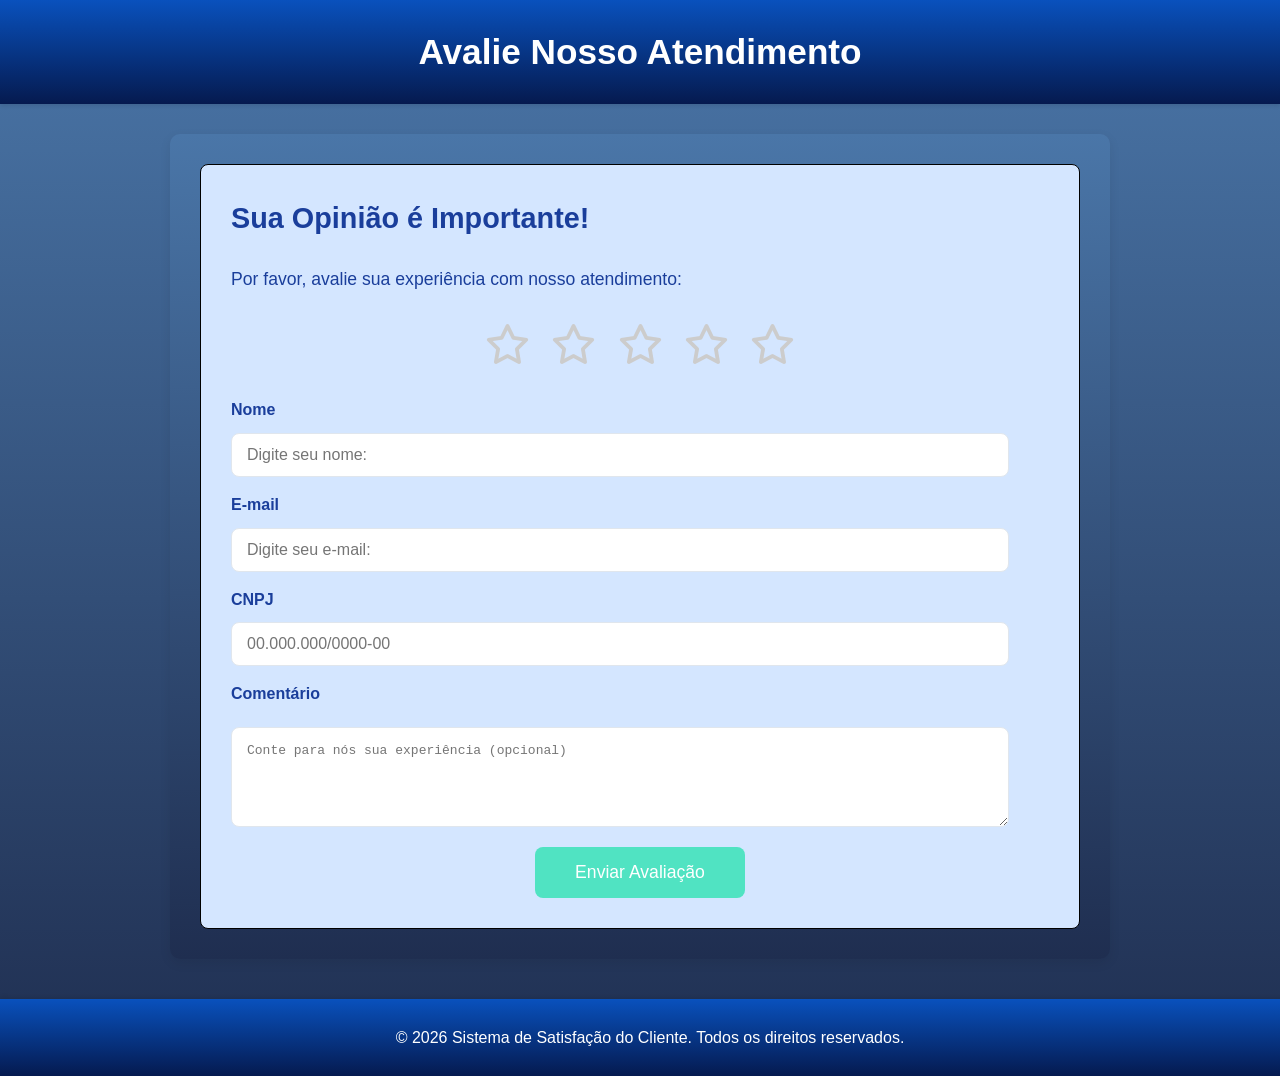
<file: Projeto-TCC-main/Projeto-TCC-main/prototipo alternativo/index.html>
<!DOCTYPE html>
<html lang="pt-BR">
<head>
    <meta charset="UTF-8">
    <meta name="viewport" content="width=device-width, initial-scale=1.0">
    <title>Sistema de Satisfação do Cliente</title>
    <link rel="stylesheet" href="style.css">
    <link rel="stylesheet" href="https://cdnjs.cloudflare.com/ajax/libs/font-awesome/6.0.0-beta3/css/all.min.css">
</head>
<body>
    <header>
        <h1>Avalie Nosso Atendimento</h1>
    </header>

    
    <main>
        <!-- Seção de feedback do usuário -->
        <section id="feedback-section">
            <h2>Sua Opinião é Importante!</h2>
            <p>Por favor, avalie sua experiência com nosso atendimento:</p>

            <!-- Formulário principal de satisfação. O atributo novalidate evita
                 a validação nativa do navegador para permitir controle total via JavaScript. -->
            <form id="satisfaction-form" novalidate>
                <!-- Seleção de avaliação por estrelas -->
                <div class="rating-stars">
                    <i class="far fa-star" data-rating="1"></i>
                    <i class="far fa-star" data-rating="2"></i>
                    <i class="far fa-star" data-rating="3"></i>
                    <i class="far fa-star" data-rating="4"></i>
                    <i class="far fa-star" data-rating="5"></i>
                </div>

                <!-- Campos de entrada obrigatórios -->
                <div class="form-group">
                    <label for="nome">Nome</label>
                    <input type="text" id="nome" name="nome" placeholder="Digite seu nome:" required>
                </div>
                <div class="form-group">
                    <label for="email">E-mail</label>
                    <input type="email" id="email" name="email" placeholder="Digite seu e-mail:" required>
                </div>
                <div class="form-group">
                    <label for="cnpj">CNPJ</label>
                    <input type="text" id="cnpj" name="cnpj" placeholder="00.000.000/0000-00" required>
                </div>

                <!-- Comentário opcional -->
                <div class="form-group">
                    <label for="comments">Comentário</label>
                    <textarea id="comments" name="comments" placeholder="Conte para nós sua experiência (opcional)"></textarea>
                </div>

                <!-- Botão de envio do formulário -->
                <button type="submit" id="submit-rating">Enviar Avaliação</button>
            </form>
        </section>

        <p id="form-message" class="hidden"></p>
        
        <!--seção de resultados de satisfação-->
        <section id="dashboard" class="hidden">
            <h2>Resultados da Satisfação</h2>
            <div class="dashboard-metrics">
                <div class="metric-card">
                    <h3>Avaliação Média</h3>
                    <p id="average-rating">--</p>
                </div>
                <div class="metric-card">
                    <h3>Total de Avaliações</h3>
                    <p id="total-ratings">--</p>
                </div>
            </div>
            <h3>Comentários Recentes</h3>
            <ul id="recent-comments"></ul>
            <h3>Todos os Feedbacks</h3>
            <div id="all-feedbacks" class="feedback-list"></div>
        </section>
    </main>

    <!-- parte do rodape-->
    <footer>
        <p>&copy; 2026 Sistema de Satisfação do Cliente. Todos os direitos reservados.</p>
    </footer>

    <script src="script.js"></script>
</body>
</html>
</file>
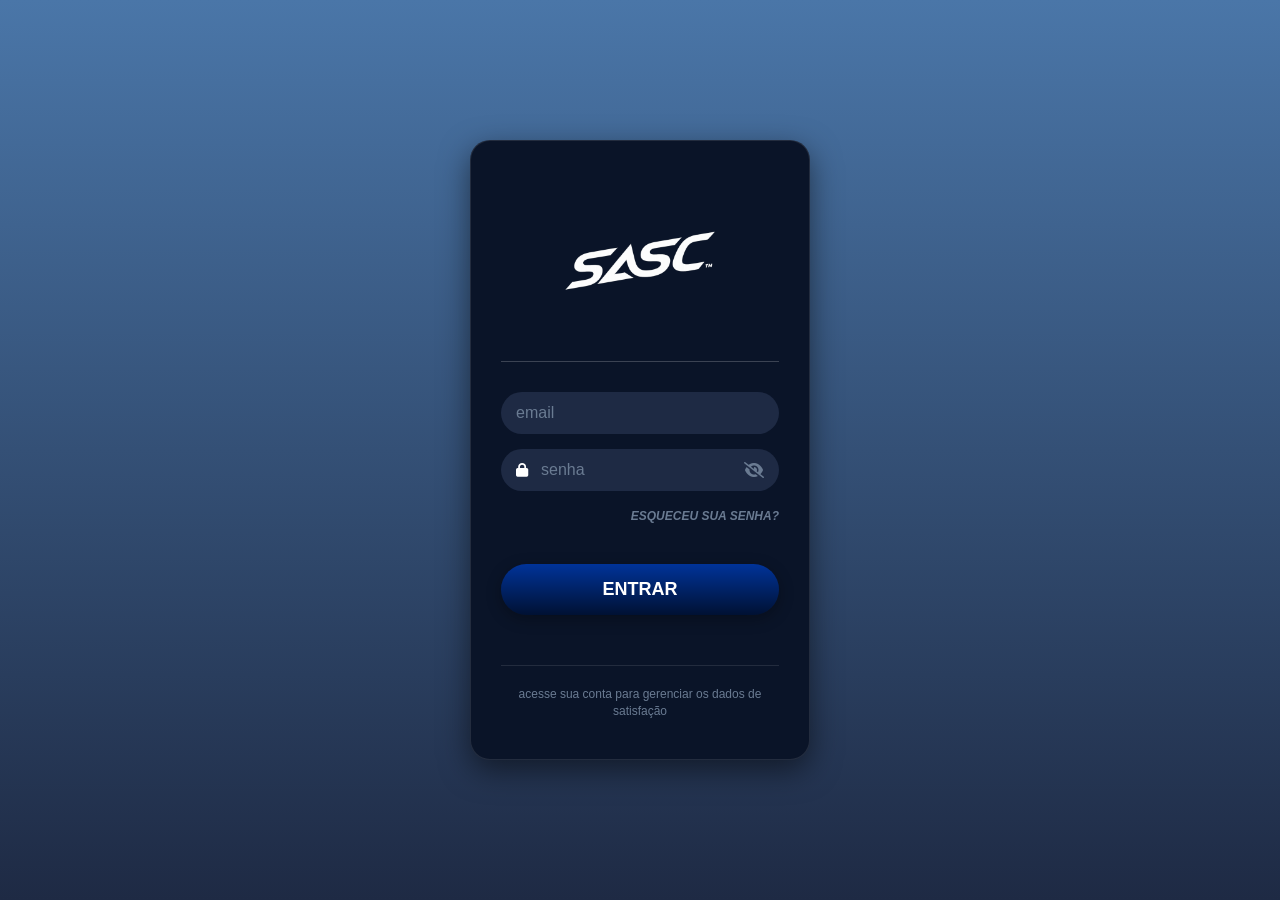
<file: Projeto-TCC-main/Projeto-TCC-main/TCC frontend/código/login.html>
<!DOCTYPE html>
<html lang="pt-BR">
<head>
    <meta charset="UTF-8">
    <meta name="viewport" content="width=device-width, initial-scale=1.0">
    <title>SASC Login</title>

    <link rel="stylesheet" href="css/styleslogin.css">

    <link rel="stylesheet"
          href="https://cdnjs.cloudflare.com/ajax/libs/font-awesome/6.5.1/css/all.min.css">
</head>

<body>
    <div class="container">
        <div class="login-card">
            <div class="header">
                <div class="logo-container">
                    <img src="imagens/SASC_TM_png.png" alt="SASC Logo" class="main-logo" width="200">
                </div>
            </div>

            <form id="loginForm">
                <div class="input-group">
                    <input type="email" placeholder="email" required>
                </div>

                <div class="input-group">
                    <i class="fas fa-lock prefix-icon"></i>
                    <input type="password" id="password" placeholder="senha" required>
                    <i class="fas fa-eye-slash toggle-password" id="togglePassword"></i>
                </div>

                <div class="forgot-password">
                    <a href="#">ESQUECEU SUA SENHA?</a>
                </div>

               <button type="submit" class="btn-entrar">ENTRAR
               </button>

            </form>

            <div class="footer-text">
                acesse sua conta para gerenciar os dados de satisfação
            </div>
        </div>
    </div>

    <script src="javascript/scriptlogin.js"></script>
</body>
</html>
</file>
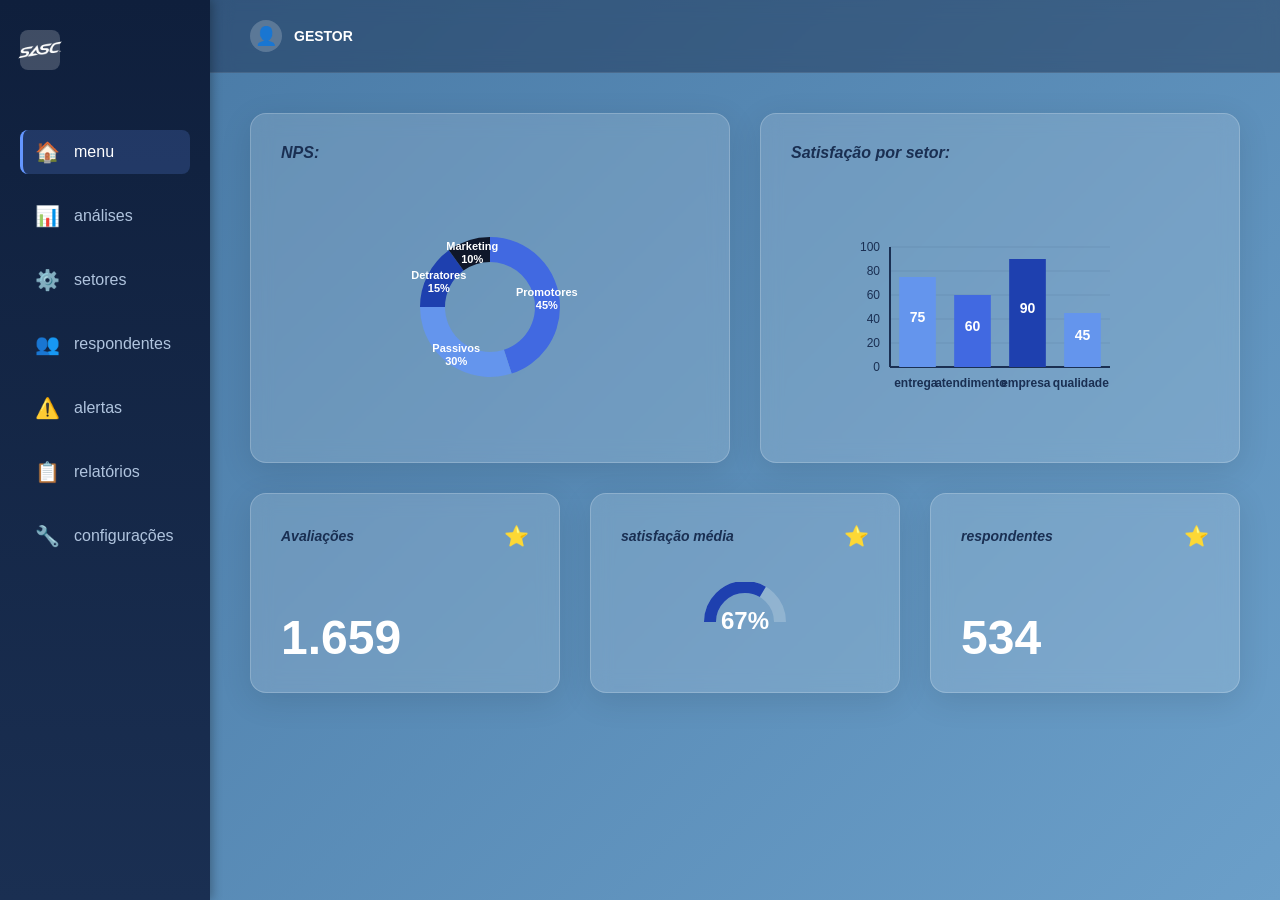
<file: Projeto-TCC-main/Projeto-TCC-main/TCC frontend/código/menu.html>
<!DOCTYPE html>
<html lang="pt-BR">
<head>
    <meta charset="UTF-8">
    <meta name="viewport" content="width=device-width, initial-scale=1.0">
    <title>ASC Dashboard</title>
    <link rel="stylesheet" href="css/stylesmenu.css">
</head>
<body>
    <div class="container">
        <!-- SIDEBAR -->
        <aside class="sidebar">
            <div class="logo">
                <div class="logo-icon">
                    <img src="imagens/SASC_TM_png.png" alt="SASC Logo" class="main-logo" width="70">
                    
                </div>
            </div>

            <nav class="nav-menu">
                <div class="nav-item active">
                    <div class="nav-icon">🏠</div>
                    <span>menu</span>
                </div>
                <div class="nav-item">
                    <div class="nav-icon">📊</div>
                    <span>análises</span>
                </div>
                <div class="nav-item">
                    <div class="nav-icon">⚙️</div>
                    <span>setores</span>
                </div>
                <div class="nav-item">
                    <div class="nav-icon">👥</div>
                    <span>respondentes</span>
                </div>
                <div class="nav-item">
                    <div class="nav-icon">⚠️</div>
                    <span>alertas</span>
                </div>
                <div class="nav-item">
                    <div class="nav-icon">📋</div>
                    <span>relatórios</span>
                </div>
                <div class="nav-item">
                    <div class="nav-icon">🔧</div>
                    <span>configurações</span>
                </div>
            </nav>
        </aside>

        <!-- MAIN CONTENT -->
        <div class="main-content">
            <!-- HEADER -->
            <header class="header">
                <div class="header-right">
                    <div class="user-profile">
                        <div class="user-icon">👤</div>
                        <span>GESTOR</span>
                    </div>
                </div>
            </header>

            <!-- CONTENT -->
            <div class="content">
                <!-- CHARTS ROW -->
                <div class="dashboard-grid">
                    <!-- NPS CARD -->
                    <div class="card">
                        <h2 class="card-title">NPS:</h2>
                        <div class="chart-container">
                            <canvas id="npsChart" width="200" height="200"></canvas>
                        </div>
                    </div>

                    <!-- SATISFAÇÃO POR SETOR CARD -->
                    <div class="card">
                        <h2 class="card-title">Satisfação por setor:</h2>
                        <div class="chart-container">
                            <canvas id="satisfacaoChart" width="300" height="200"></canvas>
                        </div>
                    </div>
                </div>

                <!-- METRICS ROW -->
                <div class="metrics-row">
                    <!-- AVALIAÇÕES -->
                    <div class="metric-card">
                        <div class="metric-header">
                            <h3 class="metric-title">Avaliações</h3>
                            <div class="star-icon">⭐</div>
                        </div>
                        <div class="metric-value">1.659</div>
                    </div>

                    <!-- SATISFAÇÃO MÉDIA -->
                    <div class="metric-card">
                        <div class="metric-header">
                            <h3 class="metric-title">satisfação média</h3>
                            <div class="star-icon">⭐</div>
                        </div>
                        <div class="metric-gauge">
                            <canvas id="gaugeChart" width="150" height="80"></canvas>
                        </div>
                    </div>

                    <!-- RESPONDENTES -->
                    <div class="metric-card">
                        <div class="metric-header">
                            <h3 class="metric-title">respondentes</h3>
                            <div class="star-icon">⭐</div>
                        </div>
                        <div class="metric-value">534</div>
                    </div>
                </div>
            </div>
        </div>
    </div>

    <script src="javascript/scriptmenu.js"></script>
</body>
</html>
</file>
<file: Projeto-TCC-main/Projeto-TCC-main/prototipo alternativo/style.css>
/* Base page styling */
body {
    font-family: 'Segoe UI', Tahoma, Geneva, Verdana, sans-serif;
    margin: 0;
    padding: 0;
    background: linear-gradient(180deg, #4a76a8 0%, #1f2e50 100%);
    color: #1a3e9b;
    line-height: 1.6;
    min-height: 100vh;
}

/* Header section styling */
header {
    background: linear-gradient(180deg, #0951bd 0%, #051a4f 100%);
    color: #fff;
    padding: 1.5em 0;
    text-align: center;
    box-shadow: 0 2px 4px rgba(0, 0, 0, 0.1);
}

header h1 {
    margin: 0;
    font-size: 2.2em;
}

/* Main content wrapper with center alignment and card effect */
main {
    padding: 20px;
    max-width: 900px;
    margin: 30px auto;
    background: linear-gradient(180deg, #4a76a8 0%, #1f2e50 100%);
    border-radius: 10px;
    box-shadow: 0 4px 12px rgba(0, 0, 0, 0.08);
}

/* Section wrapper styling used for form and dashboard panels */
section {
    margin-bottom: 10px;
    margin-top: 10px;
    margin-left: 10px;
    margin-right: 10px;
    padding: 30px;
    border: 1px solid #000000;
    border-radius: 8px;
    background-color: #d4e6ff;
    color: #1a3e9b;
}

section h2 {
    color: #1a3e9b;
    margin-top: 0;
    font-size: 1.8em;
}

section p {
    font-size: 1.1em;
    margin-bottom: 15px;
}

/* Satisfaction Form Styling */
#satisfaction-form {
    text-align: center;
}

/* Star rating row styling */
.rating-stars {
    font-size: 2.5em;
    color: #ccc;
    margin: 20px 0;
    cursor: pointer;
}

.rating-stars i {
    margin: 0 5px;
    transition: color 0.2s ease-in-out;
}

/* Filled stars use a bold yellow color */
.rating-stars i.fas {
    color: #f8e71c;
}

/* Hover effect for stars */
.rating-stars i:hover,
.rating-stars i.hovered {
    color: #f8e71c;
}

/* Form field layout */
.form-group {
    display: flex;
    flex-direction: column;
    align-items: stretch;
    gap: 10px;
    text-align: left;
    margin-top: 15px;
}

.form-group label {
    font-weight: bold;
    color: #1a3e9b;
}

/* Input styling for text fields */
.form-group input {
    width: calc(100% - 40px);
    padding: 12px 15px;
    border: 1px solid #e0e6ed;
    border-radius: 8px;
    font-size: 1em;
    color: #1a3e9b;
    background-color: #fff;
    box-sizing: border-box;
}

.form-group input:focus {
    border-color: #50e3c2;
    outline: none;
    box-shadow: 0 0 5px rgba(80, 227, 194, 0.5);
}

/* Textarea styling for comments */
textarea {
    width: calc(100% - 40px);
    padding: 15px;
    margin-top: 10px;
    border: 1px solid #e0e6ed;
    border-radius: 8px;
    background-color: #fff;
    color: #1a3e9b;
    box-sizing: border-box;
    min-height: 100px;
    font-size: 1em;
    resize: vertical;
}

textarea:focus {
    border-color: #50e3c2;
    outline: none;
    box-shadow: 0 0 5px rgba(80, 227, 194, 0.5);
}

/* Submit button styling */
button#submit-rating {
    background-color: #50e3c2;
    color: #fff;
    border: none;
    padding: 15px 40px;
    border-radius: 8px;
    cursor: pointer;
    font-size: 1.1em;
    margin-top: 20px;
    transition: background-color 0.3s ease;
}

button#submit-rating:hover {
    background-color: #3cc7a6;
}

/* Feedback message box */
#form-message {
    margin: 20px auto;
    padding: 15px;
    border-radius: 8px;
    text-align: center;
    font-weight: bold;
    max-width: 80%;
}

#form-message.success {
    background-color: #d4edda;
    color: #155724;
    border: 1px solid #c3e6cb;
}

#form-message.error {
    background-color: #f8d7da;
    color: #721c24;
    border: 1px solid #f5c6cb;
}

#form-message.hidden {
    display: none;
}

/* Dashboard section hidden by default until JavaScript mostra */
#dashboard {
    display: none;
}

#dashboard.visible {
    display: block;
}

/* Dashboard metric cards layout */
.dashboard-metrics {
    display: flex;
    justify-content: space-around;
    margin-bottom: 30px;
    flex-wrap: wrap;
}

.metric-card {
    background-color: #f0f8ff;
    border: 1px solid #d0e6fb;
    border-radius: 8px;
    padding: 20px;
    text-align: center;
    min-width: 200px;
    margin: 10px;
    flex: 1;
    box-shadow: 0 2px 8px rgba(0, 0, 0, 0.05);
}

.metric-card h3 {
    color: #4a90e2;
    font-size: 1.3em;
    margin-top: 0;
}

.metric-card p {
    font-size: 2em;
    font-weight: bold;
    color: #333;
    margin: 10px 0 0;
}

/* Recent comments list styling */
#recent-comments {
    list-style: none;
    padding: 0;
}

#recent-comments li {
    background-color: #fdfdfd;
    border: 1px solid #e0e6ed;
    border-radius: 8px;
    padding: 15px;
    margin-bottom: 10px;
    font-size: 0.95em;
    color: #555;
}

/* Lista de feedbacks completos exibidos no dashboard */
.feedback-list {
    display: grid;
    gap: 16px;
    margin-top: 20px;
}

.feedback-card {
    background-color: #ffffff;
    border: 1px solid #dfe6f2;
    border-radius: 10px;
    padding: 18px;
    box-shadow: 0 1px 6px rgba(0, 0, 0, 0.04);
    color: #24385b;
    font-size: 0.95em;
    line-height: 1.5;
}

.feedback-card strong {
    display: block;
    margin-bottom: 8px;
    color: #1a3e9b;
}

/* Footer styling */
footer {
    text-align: center;
    padding: 10px;
    background: linear-gradient(180deg, #0951bd 0%, #051a4f 100%);
    color: #fff;
    margin-top: 40px;
    box-shadow: 0 -2px 4px rgba(0, 0, 0, 0.1);
    position: static;
    bottom: 0;
    left: 0;
    width: 100%;
}

/* Classe utilitária para esconder elementos. */
.hidden {
    display: none !important;
}

/* Responsive adjustments para telas menores */
@media (max-width: 768px) {
    header h1 {
        font-size: 1.8em;
    }

    main {
        margin: 20px;
        padding: 15px;
    }

    section {
        padding: 20px;
    }

    .rating-stars {
        font-size: 2em;
    }

    .dashboard-metrics {
        flex-direction: column;
    }

    .metric-card {
        margin: 10px 0;
        min-width: unset;
        width: 100%;
    }

    textarea {
        width: calc(100% - 30px);
    }
}

@media (max-width: 480px) {
    header h1 {
        font-size: 1.5em;
    }

    section h2 {
        font-size: 1.5em;
    }

    button#submit-rating {
        padding: 10px 20px;
        font-size: 1em;
    }

    .rating-stars {
        font-size: 1.8em;
    }
}
</file>
<file: Projeto-TCC-main/Projeto-TCC-main/TCC frontend/código/css/styleslogin.css>
* {
    margin: 0;
    padding: 0;
    box-sizing: border-box;
    font-family: 'Segoe UI', Tahoma, Geneva, Verdana, sans-serif;
}

body {
    height: 100vh;
    display: flex;
    justify-content: center;
    align-items: center;
    background: linear-gradient(180deg, #4a76a8 0%, #1e2a44 100%);
}

.container {
    width: 100%;
    max-width: 380px;
    padding: 20px;
}

.login-card {
    background-color: #0a1428;
    border-radius: 20px;
    padding: 40px 30px;
    box-shadow: 0 10px 30px rgba(0, 0, 0, 0.5);
    text-align: center;
    border: 1px solid rgba(255, 255, 255, 0.1);
}

.header {
    margin-bottom: 30px;
}

.logo-container {
    margin-bottom: 30px;
    padding-bottom: 20px;
    border-bottom: 1px solid rgba(255, 255, 255, 0.2);
}

.main-logo {
    width: 240px;
    max-width: 100%;
    height: auto;
    display: block;
    margin: 0 auto;

    

    /* Remova esta linha se a logo já estiver branca */
}

.input-group {
    position: relative;
    margin-bottom: 15px;
}

.input-group input {
    width: 100%;
    padding: 12px 15px;
    background-color: #1e2a44;
    border: none;
    border-radius: 25px;
    color: #ffffff;
    font-size: 16px;
    outline: none;
}

.input-group input::placeholder {
    color: #6a7b92;
}

.input-group .prefix-icon {
    position: absolute;
    left: 15px;
    top: 50%;
    transform: translateY(-50%);
    color: #ffffff;
    font-size: 14px;
}

.input-group input[type="password"] {
    padding-left: 40px;
    padding-right: 40px;
}

.toggle-password {
    position: absolute;
    right: 15px;
    top: 50%;
    transform: translateY(-50%);
    color: #6a7b92;
    cursor: pointer;
}

.forgot-password {
    text-align: right;
    margin-bottom: 40px;
}

.forgot-password a {
    color: #6a7b92;
    text-decoration: none;
    font-size: 12px;
    font-style: italic;
    font-weight: bold;
}

.btn-entrar {
    width: 100%;
    padding: 15px;
    background: linear-gradient(180deg, #003399 0%, #001133 100%);
    border: none;
    border-radius: 30px;
    color: #ffffff;
    font-size: 18px;
    font-weight: bold;
    cursor: pointer;
    box-shadow: 0 4px 15px rgba(0, 0, 0, 0.3);
    transition: transform 0.2s;
}

.btn-entrar:hover {
    transform: scale(1.02);
}

.footer-text {
    margin-top: 50px;
    color: #6a7b92;
    font-size: 12px;
    line-height: 1.4;
    border-top: 1px solid rgba(255, 255, 255, 0.1);
    padding-top: 20px;
}

.btn-menu {
    width: 100%;
    padding: 15px;
    background: linear-gradient(180deg, #003399 0%, #001133 100%);
    border: none;
    border-radius: 30px;
    color: #ffffff;
    font-size: 18px;
    font-weight: bold;
    cursor: pointer;
    box-shadow: 0 4px 15px rgba(0, 0, 0, 0.3);
    transition: transform 0.2s;

}
</file>
<file: Projeto-TCC-main/Projeto-TCC-main/TCC frontend/código/css/stylesmenu.css>
/* ============================================
   RESET E CONFIGURAÇÕES GLOBAIS
   ============================================ */

* {
    margin: 0;
    padding: 0;
    box-sizing: border-box;
}

body {
    font-family: -apple-system, BlinkMacSystemFont, 'Segoe UI', Roboto, Oxygen, Ubuntu, Cantarell, sans-serif;
    background: linear-gradient(135deg, #1e3c72 0%, #2a5298 100%);
    min-height: 100vh;
    overflow-x: hidden;
}

.container {
    display: flex;
    height: 100vh;
}

/* ============================================
   SIDEBAR
   ============================================ */

.sidebar {
    width: 210px;
    background: linear-gradient(180deg, #0f1f3c 0%, #1a2f52 100%);
    padding: 30px 20px;
    display: flex;
    flex-direction: column;
    gap: 40px;
    box-shadow: 2px 0 10px rgba(0, 0, 0, 0.3);
    position: relative;
    z-index: 100;
}

.logo {
    font-size: 32px;
    font-weight: 700;
    color: #ffffff;
    display: flex;
    align-items: center;
    gap: 8px;
    margin-bottom: 20px;
}

.logo-icon {
    width: 40px;
    height: 40px;
    background: rgba(255, 255, 255, 0.2);
    border-radius: 8px;
    display: flex;
    align-items: center;
    justify-content: center;
    font-size: 24px;
    font-weight: 700;
    color: #ffffff;
}

.nav-menu {
    display: flex;
    flex-direction: column;
    gap: 20px;
    flex: 1;
}

.nav-item {
    display: flex;
    align-items: center;
    gap: 15px;
    color: #b0c4de;
    font-size: 16px;
    font-weight: 500;
    cursor: pointer;
    padding: 10px 15px;
    border-radius: 8px;
    transition: all 0.3s ease;
    text-decoration: none;
}

.nav-item:hover {
    background: rgba(255, 255, 255, 0.1);
    color: #ffffff;
    transform: translateX(5px);
}

.nav-item.active {
    background: rgba(100, 150, 255, 0.2);
    color: #ffffff;
    border-left: 3px solid #6496ff;
    padding-left: 12px;
}

.nav-icon {
    font-size: 20px;
    width: 24px;
    text-align: center;
}

/* ============================================
   MAIN CONTENT
   ============================================ */

.main-content {
    flex: 1;
    display: flex;
    flex-direction: column;
    background: linear-gradient(135deg, #4a7ba7 0%, #6b9fc9 100%);
}

/* ============================================
   HEADER
   ============================================ */

.header {
    background: rgba(15, 31, 60, 0.4);
    backdrop-filter: blur(10px);
    padding: 20px 40px;
    display: flex;
    justify-content: space-between;
    align-items: center;
    border-bottom: 1px solid rgba(255, 255, 255, 0.1);
}

.header-title {
    font-size: 18px;
    font-weight: 600;
    color: #ffffff;
    font-style: italic;
    letter-spacing: 1px;
}

.header-right {
    display: flex;
    align-items: center;
    gap: 30px;
}

.user-profile {
    display: flex;
    align-items: center;
    gap: 12px;
    color: #ffffff;
    font-weight: 600;
    font-size: 14px;
}

.user-icon {
    width: 32px;
    height: 32px;
    background: rgba(255, 255, 255, 0.2);
    border-radius: 50%;
    display: flex;
    align-items: center;
    justify-content: center;
    font-size: 18px;
}

/* ============================================
   CONTENT AREA
   ============================================ */

.content {
    flex: 1;
    padding: 40px;
    overflow-y: auto;
}

/* ============================================
   GRID LAYOUT
   ============================================ */

.dashboard-grid {
    display: grid;
    grid-template-columns: repeat(2, 1fr);
    gap: 30px;
    margin-bottom: 30px;
}

.card {
    background: rgba(255, 255, 255, 0.15);
    backdrop-filter: blur(10px);
    border-radius: 16px;
    padding: 30px;
    border: 1px solid rgba(255, 255, 255, 0.2);
    box-shadow: 0 8px 32px rgba(0, 0, 0, 0.1);
    transition: all 0.3s ease;
}

.card:hover {
    background: rgba(255, 255, 255, 0.2);
    transform: translateY(-5px);
    box-shadow: 0 12px 40px rgba(0, 0, 0, 0.15);
}

.card-title {
    font-size: 16px;
    font-weight: 600;
    color: #1a2f52;
    margin-bottom: 20px;
    font-style: italic;
}

/* ============================================
   CHARTS
   ============================================ */

.chart-container {
    display: flex;
    justify-content: center;
    align-items: center;
    height: 250px;
}

#npsChart {
    max-width: 100%;
    max-height: 100%;
}

#satisfacaoChart {
    max-width: 100%;
    max-height: 100%;
}

/* ============================================
   METRICS ROW
   ============================================ */

.metrics-row {
    display: grid;
    grid-template-columns: repeat(3, 1fr);
    gap: 30px;
}

.metric-card {
    background: rgba(255, 255, 255, 0.15);
    backdrop-filter: blur(10px);
    border-radius: 16px;
    padding: 30px;
    border: 1px solid rgba(255, 255, 255, 0.2);
    box-shadow: 0 8px 32px rgba(0, 0, 0, 0.1);
    display: flex;
    flex-direction: column;
    justify-content: space-between;
    transition: all 0.3s ease;
    min-height: 200px;
}

.metric-card:hover {
    background: rgba(255, 255, 255, 0.2);
    transform: translateY(-5px);
}

.metric-header {
    display: flex;
    justify-content: space-between;
    align-items: center;
    margin-bottom: 20px;
}

.metric-title {
    font-size: 14px;
    font-weight: 600;
    color: #1a2f52;
    font-style: italic;
}

.star-icon {
    font-size: 20px;
    color: #b0c4de;
    cursor: pointer;
    transition: all 0.2s ease;
}

.star-icon:hover {
    color: #ffd700;
    transform: scale(1.2);
}

.metric-value {
    font-size: 48px;
    font-weight: 700;
    color: #ffffff;
    line-height: 1;
}

.metric-gauge {
    width: 100%;
    height: 80px;
    display: flex;
    align-items: center;
    justify-content: center;
}

/* ============================================
   SCROLLBAR
   ============================================ */

.content::-webkit-scrollbar {
    width: 8px;
}

.content::-webkit-scrollbar-track {
    background: rgba(255, 255, 255, 0.1);
    border-radius: 10px;
}

.content::-webkit-scrollbar-thumb {
    background: rgba(255, 255, 255, 0.3);
    border-radius: 10px;
}

.content::-webkit-scrollbar-thumb:hover {
    background: rgba(255, 255, 255, 0.5);
}

/* ============================================
   RESPONSIVO - TABLET
   ============================================ */

@media (max-width: 1200px) {
    .dashboard-grid {
        grid-template-columns: 1fr;
    }

    .metrics-row {
        grid-template-columns: repeat(2, 1fr);
    }
}

/* ============================================
   RESPONSIVO - MOBILE
   ============================================ */

@media (max-width: 768px) {
    .sidebar {
        width: 70px;
        padding: 20px 10px;
        gap: 20px;
    }

    .logo {
        font-size: 24px;
        justify-content: center;
    }

    .logo-icon {
        width: 35px;
        height: 35px;
        font-size: 20px;
    }

    .nav-item {
        justify-content: center;
        gap: 0;
        padding: 10px;
        font-size: 0;
    }

    .nav-icon {
        font-size: 24px;
    }

    .header {
        padding: 15px 20px;
        flex-direction: column;
        gap: 15px;
    }

    .content {
        padding: 20px;
    }

    .metrics-row {
        grid-template-columns: 1fr;
    }

    .card,
    .metric-card {
        padding: 20px;
    }

    .metric-value {
        font-size: 36px;
    }
}
</file>
